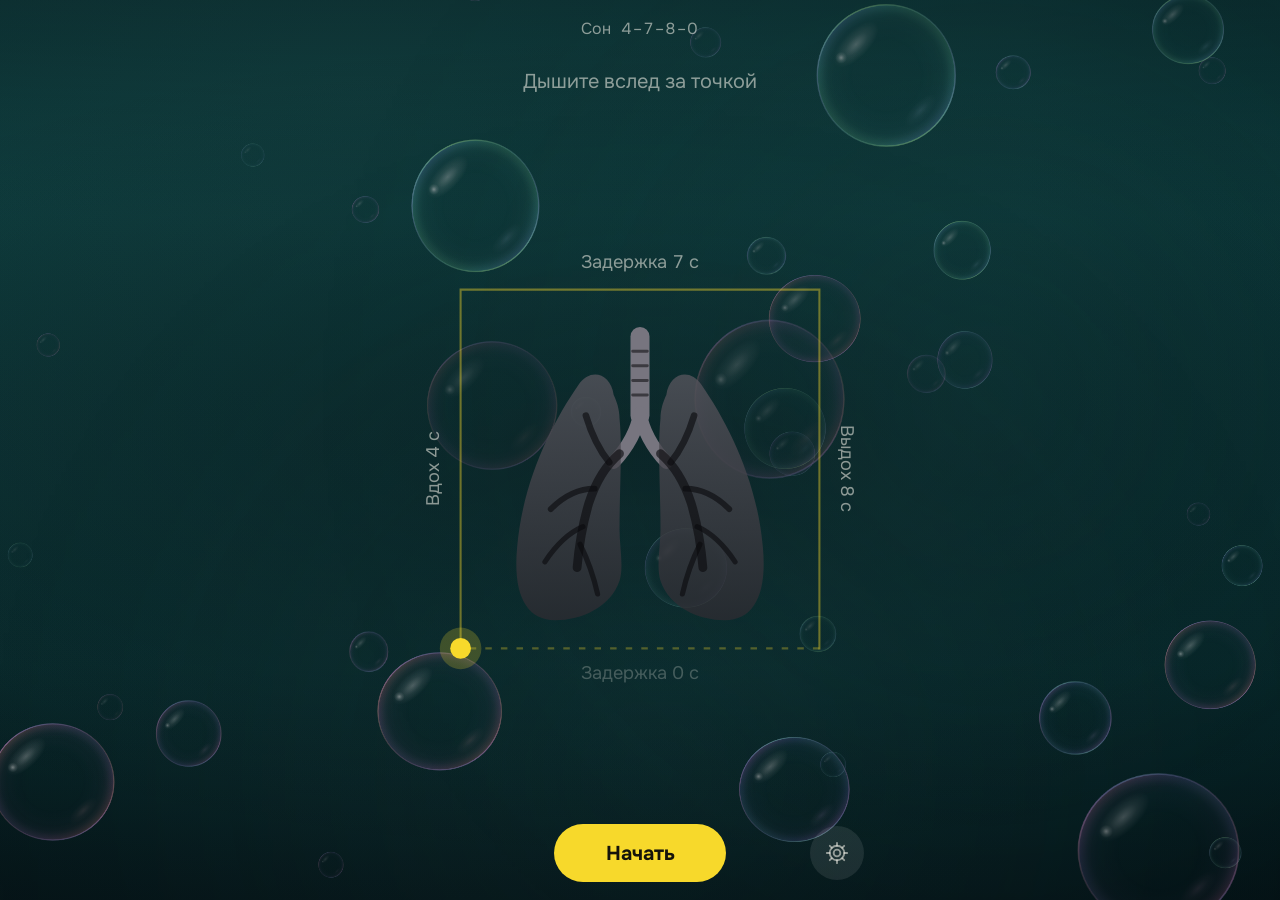
<file: index.html>
<!doctype html>
<html lang="ru">
<head>
  <meta charset="utf-8">
  <meta name="viewport" content="width=device-width, initial-scale=1, viewport-fit=cover">
  <meta name="theme-color" content="#0B0A0D">
  <meta name="description" content="Тренажёр дыхания: вдох, задержка, выдох — вслед за точкой.">
  <title>Дыхание</title>
  <link rel="manifest" href="manifest.webmanifest">
  <link rel="icon" href="icons/icon-192.png" type="image/png">
  <!-- iPhone не читает манифест: иконку, заголовок и вид строки состояния задаём отдельно -->
  <link rel="apple-touch-icon" href="icons/icon-180.png">
  <meta name="apple-mobile-web-app-title" content="Дыхание">
  <meta name="apple-mobile-web-app-capable" content="yes">
  <meta name="mobile-web-app-capable" content="yes">
  <meta name="apple-mobile-web-app-status-bar-style" content="black-translucent">
  <link rel="preconnect" href="https://fonts.googleapis.com">
  <link rel="preconnect" href="https://fonts.gstatic.com" crossorigin>
  <link href="https://fonts.googleapis.com/css2?family=Onest:wght@400;500;600;700&display=swap" rel="stylesheet">
  <link rel="stylesheet" href="styles.css">
</head>
<body class="no-anim">

  <!-- Живой фон и затемнение под текстом -->
  <canvas id="backdrop" class="backdrop" hidden aria-hidden="true"></canvas>
  <div class="scrim" aria-hidden="true"></div>

  <!-- Экран 1: главный -->
  <main id="main" class="view view-main">
    <header class="top">
      <p class="program"><span id="programName">Квадрат</span> <span id="programPattern" class="pattern">4–4–4–4</span></p>
      <div class="readout" aria-live="polite">
        <p class="hint" id="hint">Дышите вслед за точкой</p>
        <p class="now" id="now" hidden><span id="phaseName">Вдох</span> <span id="count" class="count">4</span></p>
      </div>
    </header>

    <div class="stage">
      <svg id="stage" class="stage-svg" viewBox="0 0 360 360" role="img" aria-label="Лёгкие внутри квадрата, по которому движется точка">
        <defs>
          <path id="lungL" d="M82 46 C80 31 66 27 58 39 C40 65 20 104 16 150 C13 182 22 200 42 200 C60 200 80 191 86 173 C89 163 86 150 86 138 C86 110 88 82 86 62 C86 56 84 50 82 46 Z"/>
          <path id="lungR" d="M118 46 C120 31 134 27 142 39 C160 65 180 104 184 150 C187 182 178 200 158 200 C140 200 120 191 114 173 C111 163 114 150 114 138 C114 110 112 82 114 62 C114 56 116 50 118 46 Z"/>
          <clipPath id="lungsClip"><use href="#lungL"/><use href="#lungR"/></clipPath>
          <linearGradient id="lungGrey" x1="0" y1="0" x2="0" y2="1">
            <stop offset="0" stop-color="#55545C"/>
            <stop offset="1" stop-color="#2C2B31"/>
          </linearGradient>
          <linearGradient id="airFill" x1="0" y1="0" x2="0" y2="1">
            <stop offset="0" stop-color="#FFE86A"/>
            <stop offset=".03" stop-color="#F7D92B"/>
            <stop offset="1" stop-color="#E3B90E"/>
          </linearGradient>
        </defs>

        <!-- фигура: сплошные стороны, пунктир для фаз в 0 секунд, подсветка текущей стороны, след точки -->
        <path id="trackSolid" class="track"/>
        <path id="trackDashed" class="track dashed"/>
        <path id="activeSeg" class="active-seg"/>
        <path id="tail" class="tail"/>

        <!-- подписи сторон (положение задаёт app.js) -->
        <text class="side-label" data-side="0"></text>
        <text class="side-label" data-side="1"></text>
        <text class="side-label" data-side="2"></text>
        <text class="side-label" data-side="3"></text>

        <!-- лёгкие (положение и размер внутри фигуры задаёт app.js) -->
        <g id="lungsPlace">
          <g id="lungsBody" class="lungs-body">
            <path class="windpipe" d="M100 6 V60"/>
            <path class="windpipe stem" d="M100 58 Q97 76 82 92"/>
            <path class="windpipe stem" d="M100 58 Q103 76 118 92"/>
            <path class="rings" d="M95 16 H105 M95 26 H105 M95 36 H105 M95 46 H105"/>
            <use href="#lungL" class="tissue" fill="url(#lungGrey)"/>
            <use href="#lungR" class="tissue" fill="url(#lungGrey)"/>
            <g clip-path="url(#lungsClip)">
              <rect id="air" x="0" y="204" width="200" height="240" fill="url(#airFill)"/>
            </g>
            <g class="tree">
              <path d="M86 86 Q72 98 65 120 Q59 140 57 164" stroke-width="6"/>
              <path d="M79 92 Q69 80 63 60" stroke-width="4.5"/>
              <path d="M69 110 Q53 110 39 124" stroke-width="4"/>
              <path d="M61 136 Q47 142 35 160" stroke-width="3.5"/>
              <path d="M59 148 Q67 164 71 182" stroke-width="3.5"/>
              <path d="M114 86 Q128 98 135 120 Q141 140 143 164" stroke-width="6"/>
              <path d="M121 92 Q131 80 137 60" stroke-width="4.5"/>
              <path d="M131 110 Q147 110 161 124" stroke-width="4"/>
              <path d="M139 136 Q153 142 165 160" stroke-width="3.5"/>
              <path d="M141 148 Q133 164 129 182" stroke-width="3.5"/>
            </g>
          </g>
        </g>

        <!-- точка -->
        <g id="dot" class="dot">
          <circle r="16" class="halo"/>
          <circle r="8" class="core"/>
        </g>
      </svg>
    </div>

    <footer class="bar">
      <div class="stats" id="stats" aria-hidden="true">
        <span id="elapsed">00:00</span>
        <span id="cycles">0 циклов</span>
      </div>
      <button id="toggle" class="primary" type="button">Начать</button>
      <a href="#settings" id="openSettings" class="icon-btn" aria-label="Настройки">
        <svg viewBox="0 0 24 24" width="26" height="26" fill="none" stroke="currentColor" stroke-width="1.7" stroke-linecap="round">
          <circle cx="12" cy="12" r="3.1"/>
          <circle cx="12" cy="12" r="6.7"/>
          <path d="M12 2.6v2.7M12 18.7v2.7M2.6 12h2.7M18.7 12h2.7M5.35 5.35l1.9 1.9M16.75 16.75l1.9 1.9M5.35 18.65l1.9-1.9M16.75 7.25l1.9-1.9"/>
        </svg>
      </a>
    </footer>
  </main>

  <!-- Экран 2: настройки -->
  <section id="settings" class="view view-settings" aria-label="Настройки">
    <header class="settings-head">
      <button id="back" class="icon-btn ghost" type="button" aria-label="Назад">
        <svg viewBox="0 0 24 24" width="26" height="26" fill="none" stroke="currentColor" stroke-width="2" stroke-linecap="round" stroke-linejoin="round"><path d="M15 5l-7 7 7 7"/></svg>
      </button>
      <h2>Настройки</h2>
    </header>
    <div id="installBox" class="install" hidden>
      <div class="option-text">
        <span class="option-title">Установить на телефон</span>
        <span class="option-note" id="installNote">Приложение появится отдельной иконкой и будет работать без интернета.</span>
      </div>
      <button id="install" class="pill accent" type="button">Установить</button>
    </div>

    <p class="lede">Выберите программу. Длительность каждой фазы задаётся в секундах.</p>
    <div id="programList" class="program-list" role="radiogroup" aria-label="Программы"></div>
    <button id="addProgram" class="add" type="button">
      <svg viewBox="0 0 24 24" width="20" height="20" fill="none" stroke="currentColor" stroke-width="2" stroke-linecap="round"><path d="M12 5v14M5 12h14"/></svg>
      Добавить программу
    </button>

    <h3 class="section-title" id="soundTitle">Звук</h3>
    <p class="section-note">Чтобы заниматься с закрытыми глазами. Низкий колокольчик — вдох, высокий — выдох, двойной «тук» — задержка.</p>
    <div id="soundList" class="chips" role="radiogroup" aria-labelledby="soundTitle"></div>
    <div class="sound-row">
      <button id="soundDemo" class="pill" type="button">Прослушать</button>
      <label class="volume">
        <span>Громкость</span>
        <input id="volume" type="range" min="0" max="100" step="5" value="60">
      </label>
    </div>
    <div class="option">
      <div class="option-text">
        <span class="option-title" id="vibrateLabel">Вибрация</span>
        <span class="option-note" id="vibrateNote">Короткий импульс — вдох, два — задержка, длинный — выдох. Работает только при включённом экране.</span>
      </div>
      <button id="vibrate" class="switch" type="button" role="switch" aria-checked="false" aria-labelledby="vibrateLabel"><span></span></button>
    </div>

    <h3 class="section-title" id="backgroundTitle">Фон</h3>
    <div id="backgroundList" class="chips" role="radiogroup" aria-labelledby="backgroundTitle"></div>

    <div class="option">
      <div class="option-text">
        <span class="option-title" id="proportionalLabel">Стороны по времени</span>
        <span class="option-note">Чем дольше фаза, тем длиннее её сторона. Точка идёт с одной скоростью.</span>
      </div>
      <button id="proportional" class="switch" type="button" role="switch" aria-checked="true" aria-labelledby="proportionalLabel"><span></span></button>
    </div>

    <button id="resetPrograms" class="reset" type="button">Вернуть стандартные программы</button>

    <p class="disclaimer">Это не медицинское приложение. Дышите мягко, не на полную грудь, сидя или лёжа. Закружилась голова — остановитесь и дышите как обычно. При беременности, болезнях сердца и лёгких, эпилепсии или панических атаках сначала посоветуйтесь с врачом и не делайте задержек дыхания.</p>
  </section>

  <script src="figure.js"></script>
  <script src="backgrounds/registry.js"></script>
  <script src="backgrounds/bubbles.js"></script>
  <script src="backgrounds/sea.js"></script>
  <script src="backgrounds/clouds.js"></script>
  <script src="backgrounds/aurora.js"></script>
  <script src="backgrounds/fireflies.js"></script>
  <script src="backgrounds/underwater.js"></script>
  <script src="backgrounds/host.js"></script>
  <script src="sound/engine.js"></script>
  <script src="sound/bell.js"></script>
  <script src="sound/ladder.js"></script>
  <script src="sound/tone.js"></script>
  <script src="sound/wave.js"></script>
  <script src="app.js"></script>
</body>
</html>
</file>
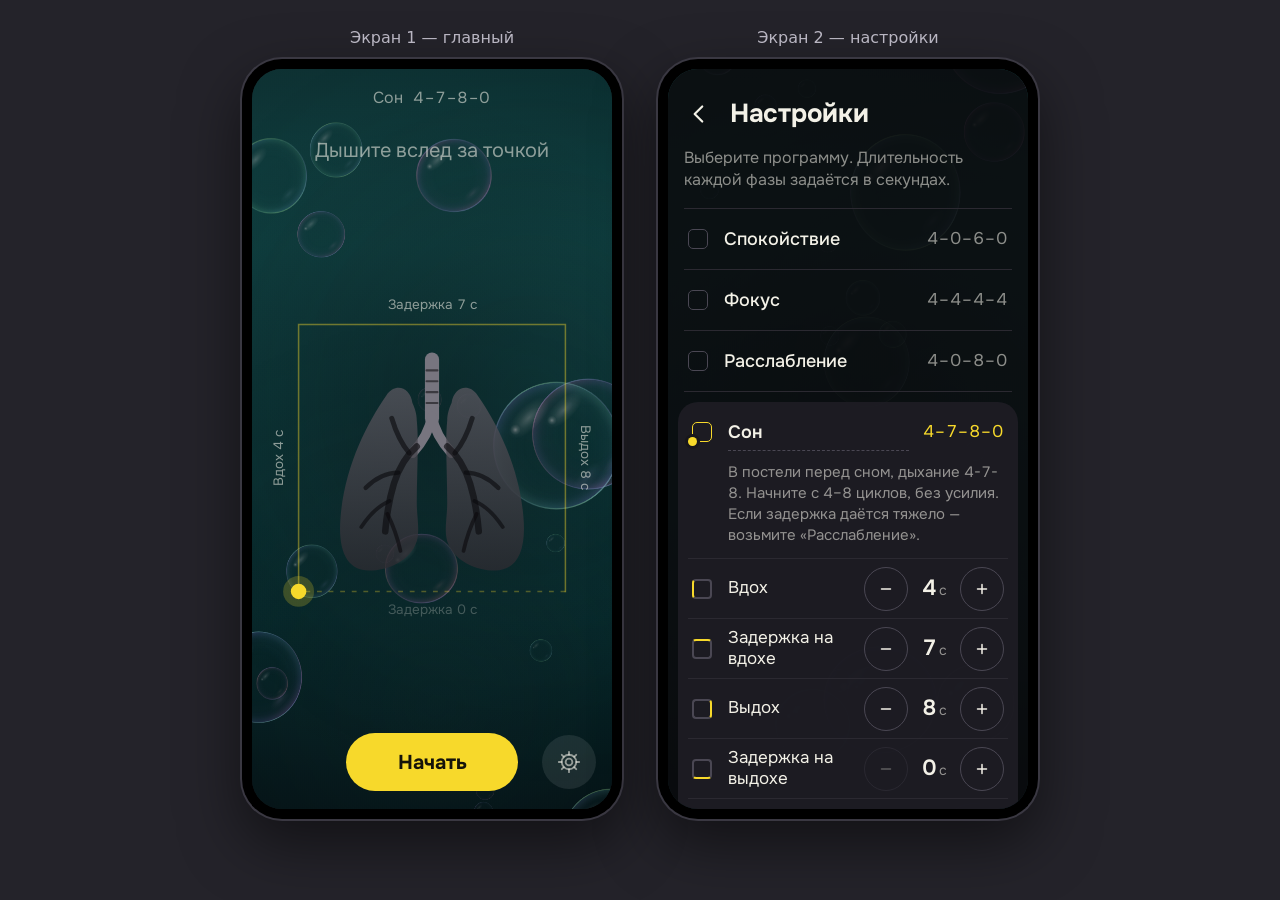
<file: design.html>
<!doctype html>
<html lang="ru">
<head>
  <meta charset="utf-8">
  <meta name="viewport" content="width=device-width, initial-scale=1">
  <title>Дыхание — макет экранов</title>
  <style>
    body {
      margin: 0;
      padding: 28px 20px 40px;
      background: #24232A;
      color: #F3F1E7;
      font-family: "Segoe UI", Roboto, system-ui, sans-serif;
    }
    .board {
      display: flex;
      flex-wrap: wrap;
      justify-content: center;
      gap: 36px;
    }
    figure { margin: 0; }
    figcaption {
      margin-bottom: 12px;
      text-align: center;
      font-size: 16px;
      color: #B9B6C2;
    }
    .phone {
      padding: 10px;
      border-radius: 40px;
      background: #000;
      box-shadow: 0 0 0 2px #3A3842, 0 24px 60px rgba(0, 0, 0, .5);
    }
    iframe {
      display: block;
      width: 360px;
      height: 740px;
      border: 0;
      border-radius: 30px;
      background: #0B0A0D;
    }
  </style>
</head>
<body>
  <!-- Оба телефона показывают одно и то же приложение (index.html): слева главный экран, справа настройки. -->
  <div class="board">
    <figure>
      <figcaption>Экран 1 — главный</figcaption>
      <div class="phone"><iframe src="index.html" title="Главный экран"></iframe></div>
    </figure>
    <figure>
      <figcaption>Экран 2 — настройки</figcaption>
      <div class="phone"><iframe src="index.html#settings" title="Настройки"></iframe></div>
    </figure>
  </div>
  <script>
    // Уменьшаем телефоны, чтобы оба экрана помещались в окно целиком.
    const board = document.querySelector('.board');
    const fit = () => { board.style.zoom = Math.min(1, (innerHeight - 40) / 830, (innerWidth - 40) / 800); };
    addEventListener('resize', fit);
    fit();
  </script>
</body>
</html>
</file>
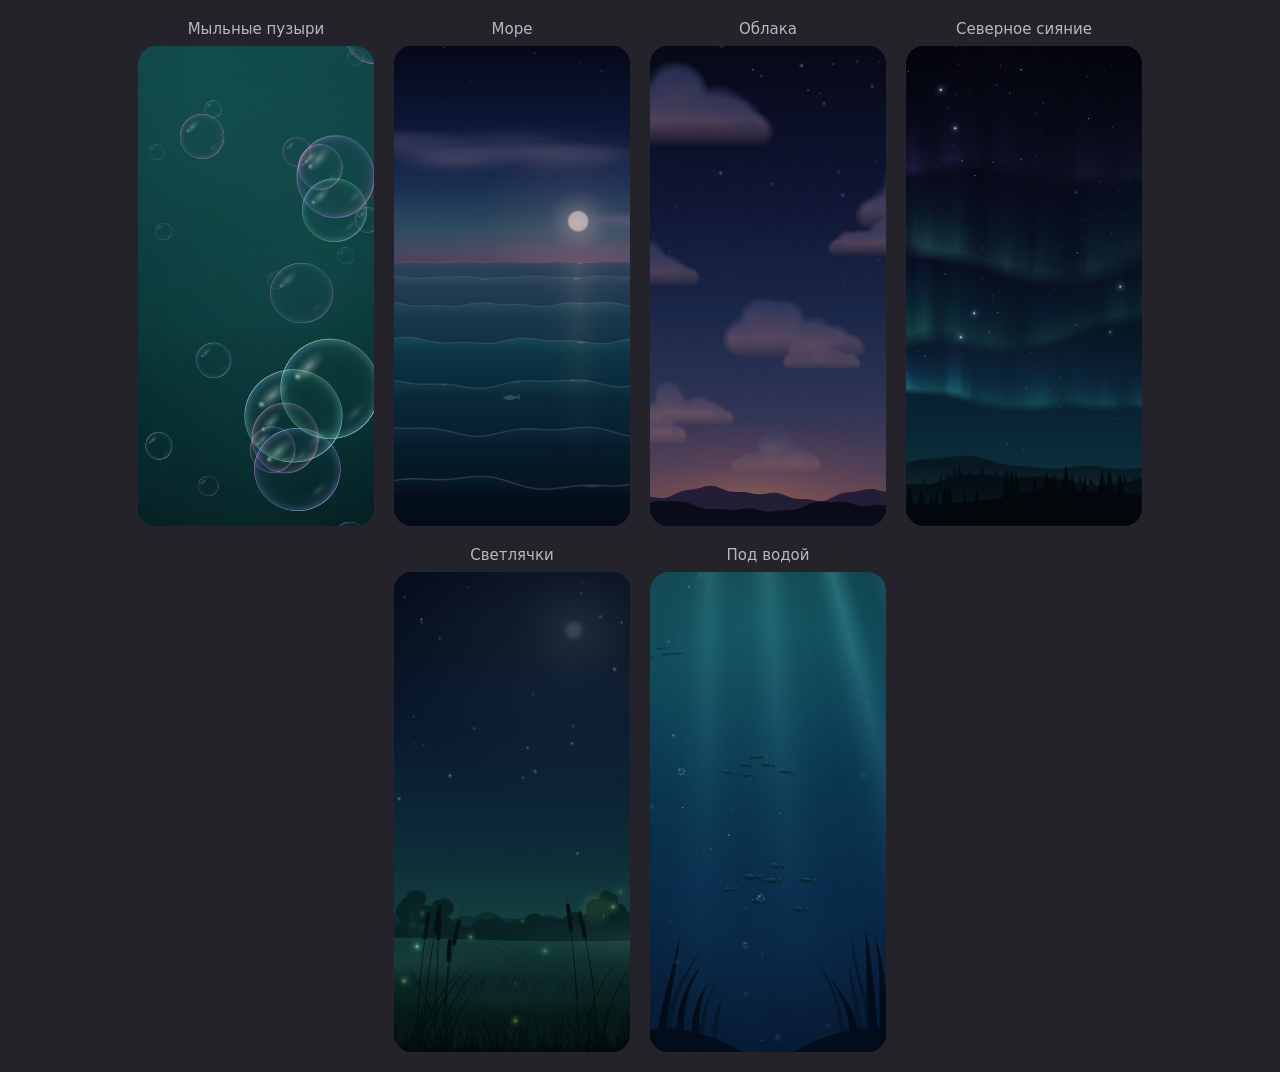
<file: backgrounds/preview.html>
<!doctype html>
<html lang="ru">
<head>
  <meta charset="utf-8">
  <meta name="viewport" content="width=device-width, initial-scale=1">
  <title>Дыхание — живые фоны</title>
  <style>
    body { margin: 0; padding: 20px; background: #24232A; color: #F3F1E7; font-family: "Segoe UI", Roboto, system-ui, sans-serif; }
    .grid { display: flex; flex-wrap: wrap; gap: 20px; justify-content: center; }
    figure { margin: 0; }
    figcaption { margin-bottom: 8px; text-align: center; font-size: 15px; color: #B9B6C2; }
    canvas { display: block; width: 236px; height: 480px; border-radius: 18px; background: #000; }
    .single canvas { width: 412px; height: 860px; border-radius: 0; }
  </style>
</head>
<body>
  <!-- Все фоны рядом, каждый в окне с пропорциями телефона. Дыхание имитируется циклом 4–4–4–4.
       Один фон крупно: preview.html?only=clouds -->
  <div class="grid" id="grid"></div>
  <script src="registry.js"></script>
  <script src="bubbles.js"></script>
  <script src="sea.js"></script>
  <script src="clouds.js"></script>
  <script src="aurora.js"></script>
  <script src="fireflies.js"></script>
  <script src="underwater.js"></script>
  <script src="host.js"></script>
  <script>
    const only = new URLSearchParams(location.search).get('only');
    const grid = document.getElementById('grid');
    if (only) grid.classList.add('single');
    const hosts = [];
    for (const def of BreathBackgrounds.list()) {
      if (only && def.id !== only) continue;
      const fig = document.createElement('figure');
      const cap = document.createElement('figcaption');
      cap.textContent = def.name;
      const canvas = document.createElement('canvas');
      fig.append(cap, canvas);
      grid.append(fig);
      const host = BreathBackgroundHost.mount(canvas);
      host.set(def.id);
      hosts.push(host);
    }
    const tick = (now) => {
      const c = ((now / 1000) % 16) / 4;
      const phase = Math.floor(c);
      const p = c - phase;
      for (const h of hosts) {
        h.breath.running = true;
        h.breath.phase = phase;
        h.breath.level = phase === 0 ? p : phase === 1 ? 1 : phase === 2 ? 1 - p : 0;
      }
      requestAnimationFrame(tick);
    };
    requestAnimationFrame(tick);
  </script>
</body>
</html>
</file>
<file: styles.css>
:root {
  --bg: #0B0A0D;
  --surface: #17161B;
  --line: #2B2931;
  --air: #F7D92B;
  --air-deep: #E3B90E;
  --text: #F3F1E7;
  --dim: rgba(243, 241, 231, .56); /* второстепенный текст — полупрозрачный, чтобы не спорить с фоном */
  --glass: rgba(255, 255, 255, .09);
  --font: "Onest", "Segoe UI", Roboto, system-ui, sans-serif;
  color-scheme: dark;
}

* { box-sizing: border-box; }

html, body {
  height: 100%;
  margin: 0;
  overflow: hidden;
}

body {
  background: var(--bg);
  color: var(--text);
  font-family: var(--font);
  font-size: 17px;
  line-height: 1.35;
  font-variant-numeric: lining-nums tabular-nums;
  -webkit-tap-highlight-color: transparent;
  overscroll-behavior: none;
  user-select: none;
}

button, input { font: inherit; color: inherit; }
button { cursor: pointer; }
p, h2 { margin: 0; }

:focus-visible {
  outline: 2px solid var(--air);
  outline-offset: 3px;
}

/* ---------- Живой фон ---------- */

.backdrop {
  position: fixed;
  inset: 0;
  width: 100%;
  height: 100%;
}
/* затемнение под лёгкими и текстом, чтобы они читались на любом фоне */
.scrim {
  position: fixed;
  inset: 0;
  display: none;
  background:
    radial-gradient(ellipse 80% 46% at 50% 50%, rgba(6, 6, 10, .42), rgba(6, 6, 10, 0) 100%),
    linear-gradient(rgba(6, 6, 10, .38), rgba(6, 6, 10, .1) 24%, rgba(6, 6, 10, .1) 74%, rgba(6, 6, 10, .46));
}
.has-backdrop .scrim { display: block; }

.view {
  position: fixed;
  inset: 0;
  max-width: 480px;
  margin: 0 auto;
  padding: max(18px, env(safe-area-inset-top)) 16px max(18px, env(safe-area-inset-bottom));
}

/* ---------- Главный экран ---------- */

.view-main {
  display: grid;
  grid-template-rows: auto minmax(0, 1fr) auto;
  transition: opacity .28s;
}
/* пока открыты настройки, главный экран не просвечивает сквозь них — виден только фон */
.view-main[inert] { opacity: 0; }
.no-anim .view-main { transition: none; }

.top { text-align: center; }

.program {
  color: var(--dim);
  font-size: 16px;
}
.program .pattern {
  margin-left: 6px;
  letter-spacing: .06em;
}

.readout {
  display: grid;
  place-items: center;
  min-height: 84px;
}
.hint {
  color: var(--dim);
  font-size: 20px;
}
.now {
  color: var(--air);
  font-size: 40px;
  font-weight: 600;
  line-height: 1;
  letter-spacing: -.01em;
  opacity: .82;
}
.now .count {
  display: inline-block;
  min-width: 1.3em;
  text-align: left;
  margin-left: .15em;
}
[hidden] { display: none !important; }

.stage {
  display: grid;
  place-items: center;
  min-height: 0;
  margin: 0 -10px;
}
.stage-svg {
  width: min(100%, 58dvh);
  aspect-ratio: 1;
  overflow: visible;
}

.track {
  fill: none;
  stroke: var(--air);
  stroke-opacity: .42;
  stroke-width: 1.6;
  stroke-linecap: square;
  stroke-linejoin: miter;
}
.track.dashed {
  stroke-opacity: .3;
  stroke-dasharray: 5 7;
  stroke-linecap: butt;
}
.active-seg {
  fill: none;
  stroke: var(--air);
  stroke-width: 2.4;
  stroke-linecap: square;
}
.tail {
  fill: none;
  stroke: var(--air);
  stroke-width: 6;
  stroke-opacity: .28;
  stroke-linecap: butt;
}

.side-label {
  fill: var(--dim);
  font-size: 14px;
  text-anchor: middle;
  dominant-baseline: middle;
  transition: fill .3s;
}
.side-label.active { fill: var(--air); font-weight: 600; }
.side-label.skip { opacity: .45; }

.lungs-body {
  transform-box: fill-box;
  transform-origin: 50% 55%;
}
.has-backdrop .tissue { fill-opacity: .8; }
.windpipe {
  fill: none;
  stroke: #77757F;
  stroke-width: 13;
  stroke-linecap: round;
}
.windpipe.stem { stroke-width: 9; }
.rings {
  fill: none;
  stroke: var(--bg);
  stroke-opacity: .55;
  stroke-width: 2;
  stroke-linecap: round;
}
.tree path {
  fill: none;
  stroke: var(--bg);
  stroke-opacity: .62;
  stroke-linecap: round;
}

.dot .core { fill: var(--air); }
.dot .halo { fill: var(--air); opacity: .22; }
.dot.hop { animation: hop .35s ease-out; }
@keyframes hop { from { opacity: 0; } to { opacity: 1; } }

.bar {
  display: grid;
  grid-template-columns: 1fr auto 1fr;
  align-items: center;
  gap: 10px;
  padding-top: 10px;
}
.stats {
  justify-self: start;
  display: grid;
  color: var(--dim);
  font-size: 15px;
  line-height: 1.3;
  opacity: 0;
  transition: opacity .3s;
}
.stats #elapsed { font-size: 19px; font-weight: 500; }
.running .stats { opacity: 1; }

.primary {
  min-width: 172px;
  height: 58px;
  padding: 0 28px;
  border: 0;
  border-radius: 29px;
  background: var(--air);
  color: #15130A;
  font-size: 20px;
  font-weight: 700;
  transition: background .2s, color .2s, box-shadow .2s;
}
.primary:active { background: var(--air-deep); }
.running .primary {
  background: transparent;
  color: var(--text);
  box-shadow: inset 0 0 0 1.5px #4A4753;
  font-weight: 500;
}

.icon-btn {
  justify-self: end;
  display: grid;
  place-items: center;
  width: 54px;
  height: 54px;
  border: 0;
  border-radius: 50%;
  background: var(--surface);
  color: var(--text);
  text-decoration: none;
}
.has-backdrop .view-main .icon-btn { background: var(--glass); color: var(--dim); }
.has-backdrop .running .primary { box-shadow: inset 0 0 0 1.5px rgba(255, 255, 255, .28); color: var(--dim); }
.icon-btn:active { background: var(--line); }
.icon-btn.ghost { background: transparent; justify-self: start; margin-left: -12px; }

/* ---------- Настройки ---------- */

.view-settings {
  background: var(--bg);
  overflow-y: auto;
  scrollbar-width: none;
  visibility: hidden;
  transform: translateX(100%);
  transition: transform .28s cubic-bezier(.2, .7, .2, 1), visibility 0s .28s;
  user-select: auto;
}
.view-settings.open {
  visibility: visible;
  transform: none;
  transition: transform .28s cubic-bezier(.2, .7, .2, 1), visibility 0s;
}
.no-anim .view-settings { transition: none; }
/* сквозь настройки чуть просвечивает выбранный фон — сразу видно, что выбрали */
.has-backdrop .view-settings { background: rgba(11, 10, 13, .84); }
.has-backdrop .prog.selected { background: rgba(30, 29, 36, .92); }

.settings-head {
  display: flex;
  align-items: center;
  gap: 4px;
}
.settings-head h2 {
  font-size: 26px;
  font-weight: 700;
  letter-spacing: -.01em;
}
.lede {
  margin: 6px 0 18px;
  color: var(--dim);
  font-size: 16px;
  max-width: 34ch;
}

.program-list { border-top: 1px solid var(--line); }
.prog { border-bottom: 1px solid var(--line); }

.prog-head {
  display: grid;
  grid-template-columns: 22px 1fr auto;
  align-items: center;
  gap: 14px;
  width: 100%;
  min-height: 60px;
  padding: 0 4px;
  border: 0;
  background: none;
  text-align: left;
}
.prog-name { min-width: 0; overflow-wrap: anywhere; font-size: 18px; font-weight: 500; }
.prog-pattern { color: var(--dim); letter-spacing: .06em; }

/* значок выбора — маленький квадрат с точкой в левом нижнем углу */
.glyph {
  position: relative;
  width: 20px;
  height: 20px;
  padding: 0;
  background: none;
  border: 1.6px solid #4A4753;
  border-radius: 5px;
}
.selected .glyph { border-color: var(--air); }
.selected .glyph::after {
  content: "";
  position: absolute;
  left: -5px;
  bottom: -5px;
  width: 9px;
  height: 9px;
  border-radius: 50%;
  background: var(--air);
  box-shadow: 0 0 0 3px var(--surface);
}

.prog.selected {
  margin: 10px -6px;
  padding: 0 10px 12px;
  border: 0;
  border-radius: 20px;
  background: var(--surface);
}
.prog.selected + .prog { border-top: 1px solid var(--line); }
.selected .prog-head { cursor: default; }
.selected .prog-pattern { color: var(--air); }

.name-input {
  width: 100%;
  min-width: 0;
  padding: 6px 0;
  border: 0;
  border-bottom: 1px dashed #4A4753;
  border-radius: 0;
  background: none;
  font-size: 18px;
  font-weight: 600;
}
.name-input:focus { outline: none; border-bottom: 1px solid var(--air); }

.row {
  display: grid;
  grid-template-columns: 22px 1fr auto;
  align-items: center;
  gap: 14px;
  min-height: 60px;
  padding: 0 4px;
  border-top: 1px solid var(--line);
}
.row-label { font-size: 17px; line-height: 1.2; }

/* значок фазы — квадрат с подсвеченной стороной */
.side-icon {
  width: 20px;
  height: 20px;
  border: 2px solid #4A4753;
  border-radius: 4px;
}
.side-icon.s0 { border-left-color: var(--air); }
.side-icon.s1 { border-top-color: var(--air); }
.side-icon.s2 { border-right-color: var(--air); }
.side-icon.s3 { border-bottom-color: var(--air); }

.stepper {
  display: grid;
  grid-template-columns: 44px 52px 44px;
  align-items: center;
}
.stepper button {
  display: grid;
  place-items: center;
  width: 44px;
  height: 44px;
  border: 1.5px solid #4A4753;
  border-radius: 50%;
  background: none;
}
.stepper button:active { background: var(--line); }
.stepper button:disabled { opacity: .3; cursor: default; }
.stepper output {
  text-align: center;
  font-size: 22px;
  font-weight: 600;
}
.stepper output small {
  margin-left: 2px;
  color: var(--dim);
  font-size: 14px;
  font-weight: 400;
}

.editor-foot {
  display: flex;
  justify-content: space-between;
  align-items: center;
  gap: 12px;
  padding: 12px 4px 0;
  border-top: 1px solid var(--line);
  color: var(--dim);
  font-size: 15px;
}
.delete {
  padding: 8px 0;
  border: 0;
  background: none;
  color: #E08A7D;
  font-size: 15px;
}
.delete:disabled { visibility: hidden; }

.add {
  display: flex;
  align-items: center;
  gap: 10px;
  width: 100%;
  min-height: 60px;
  padding: 0 4px;
  border: 0;
  background: none;
  color: var(--air);
  font-size: 17px;
  font-weight: 500;
}

.prog-note {
  margin: 0 4px 12px 40px;
  color: var(--dim);
  font-size: 15px;
  line-height: 1.4;
}

.reset {
  width: 100%;
  min-height: 52px;
  padding: 0 4px;
  border: 0;
  border-top: 1px solid var(--line);
  background: none;
  color: var(--dim);
  font-size: 16px;
  text-align: left;
}
.disclaimer {
  padding: 16px 4px 28px;
  border-top: 1px solid var(--line);
  color: var(--dim);
  font-size: 14px;
  line-height: 1.45;
}

.section-title {
  margin: 0;
  padding: 22px 4px 4px;
  border-top: 1px solid var(--line);
  font-size: 20px;
  font-weight: 700;
}
.section-note {
  padding: 0 4px;
  color: var(--dim);
  font-size: 15px;
  line-height: 1.4;
}
.chips {
  display: flex;
  flex-wrap: wrap;
  gap: 8px;
  padding: 12px 2px 16px;
}
.chip {
  min-height: 44px;
  padding: 0 16px;
  border: 1.5px solid #4A4753;
  border-radius: 22px;
  background: none;
  font-size: 16px;
}
.chip[aria-checked="true"] {
  border-color: var(--air);
  background: var(--air);
  color: #15130A;
  font-weight: 600;
}
.sound-row {
  display: grid;
  grid-template-columns: auto 1fr;
  align-items: center;
  gap: 18px;
  padding: 0 4px 16px;
}
.pill {
  min-height: 44px;
  padding: 0 18px;
  border: 0;
  border-radius: 22px;
  background: var(--glass);
  font-size: 16px;
}
.pill:active { background: var(--line); }
.pill.accent { background: var(--air); color: #15130A; font-weight: 600; }
.pill.accent:active { background: var(--air-deep); }

.install {
  display: grid;
  grid-template-columns: 1fr auto;
  align-items: center;
  gap: 14px;
  margin: 4px 0 16px;
  padding: 14px;
  border-radius: 16px;
  background: var(--surface);
}
.volume { display: grid; gap: 4px; color: var(--dim); font-size: 14px; }
.volume input { width: 100%; height: 28px; margin: 0; accent-color: var(--air); }
.sound-off .sound-row { opacity: .35; pointer-events: none; }

.option {
  display: grid;
  grid-template-columns: 1fr auto;
  align-items: center;
  gap: 16px;
  margin-top: 8px;
  padding: 16px 4px 24px;
  border-top: 1px solid var(--line);
}
.option-text { display: grid; gap: 3px; }
.option-title { font-size: 17px; font-weight: 500; }
.option-note { color: var(--dim); font-size: 15px; }

.switch {
  position: relative;
  width: 54px;
  height: 32px;
  padding: 0;
  border: 0;
  border-radius: 16px;
  background: #4A4753;
  transition: background .2s;
}
.switch span {
  position: absolute;
  top: 4px;
  left: 4px;
  width: 24px;
  height: 24px;
  border-radius: 50%;
  background: var(--text);
  transition: transform .2s;
}
.switch[aria-checked="true"] { background: var(--air); }
.switch[aria-checked="true"] span { transform: translateX(22px); background: #15130A; }

@media (prefers-reduced-motion: reduce) {
  .view-settings, .side-label, .stats, .primary, .switch, .switch span { transition: none; }
  .dot.hop { animation: none; }
}
</file>
